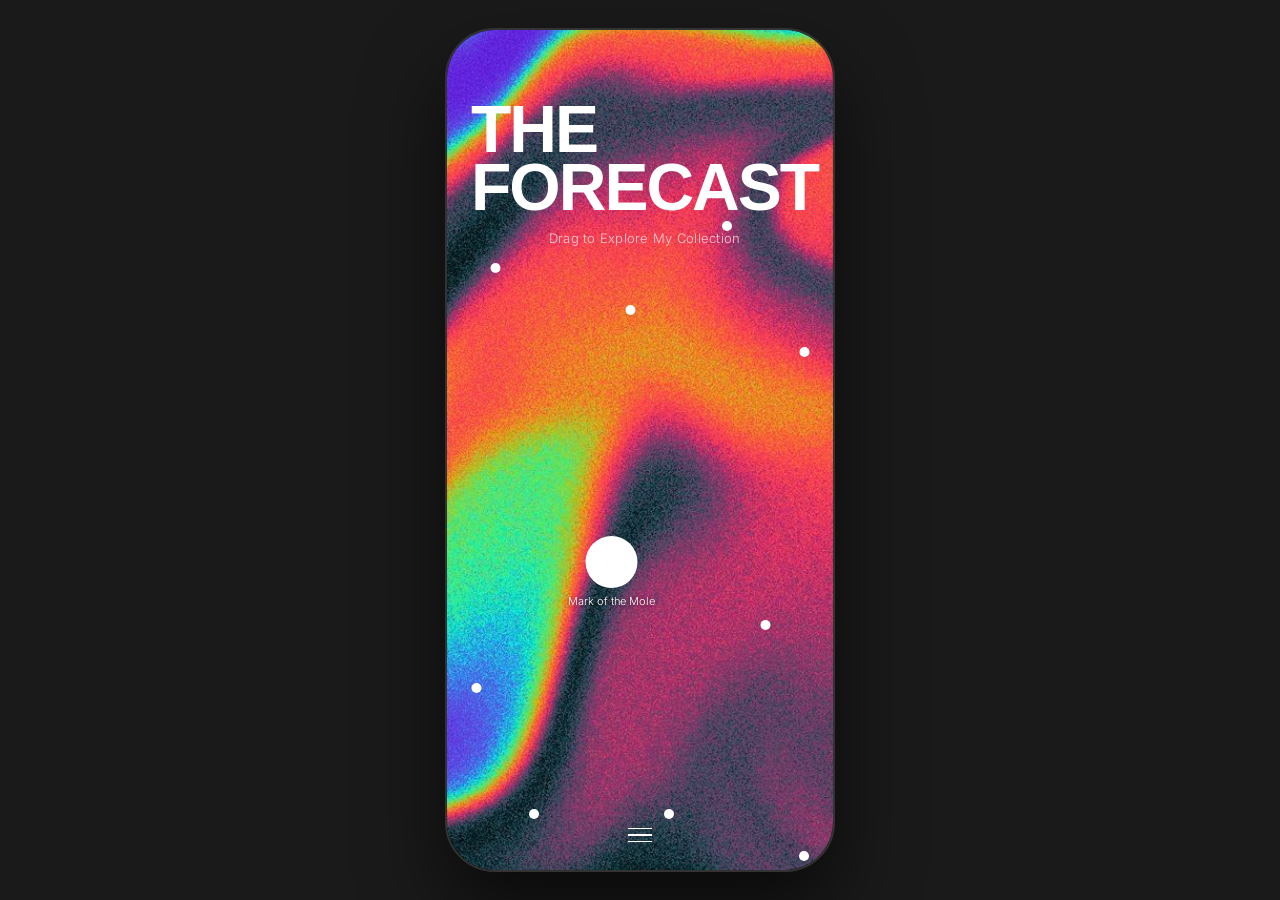
<file: index.html>
<!DOCTYPE html>
<html lang="en">
<head>
    <meta charset="UTF-8" />
    <meta name="viewport" content="width=device-width, initial-scale=1.0" />
    <title>The Forecast</title>
    <link rel="preconnect" href="https://fonts.googleapis.com" />
    <link rel="preconnect" href="https://fonts.gstatic.com" crossorigin />
    <link href="https://fonts.googleapis.com/css2?family=Inter:wght@100;300;400;700;900&display=swap" rel="stylesheet" />
    <link rel="stylesheet" href="home-styles.css" />
</head>
<body>

    <div class="phone-frame">
        <div class="phone-screen">

            <div class="map-layer" id="mapLayer">
                <img src="images/map.jpg" alt="Heat Map" class="map-img" id="mapImg" />
                <div class="grain"></div>

                <a href="interior.html?id=madvillainy" class="pin-wrap" data-label="Madvillainy" style="left:62%;top:52%;"></a>
                <a href="interior.html?id=chu"         class="pin-wrap" data-label="Chu" style="left:30%;top:60%;"></a>
                <a href="interior.html?id=vs"          class="pin-wrap" data-label="V.S." style="left:20%;top:38%;"></a>
                <a href="interior.html?id=bandana"     class="pin-wrap" data-label="Bandana" style="left:72%;top:25%;"></a>
                <a href="interior.html?id=in-the-crowd" class="pin-wrap" data-label="In the Crowd" style="left:44%;top:68%;"></a>
                <a href="interior.html?id=franks-wild-years" class="pin-wrap" data-label="Frank's Wild Years" style="left:80%;top:48%;"></a>
                <a href="interior.html?id=dance-pieces" class="pin-wrap" data-label="Dance Pieces" style="left:18%;top:72%;"></a>
                <a href="interior.html?id=fresh-fruit"  class="pin-wrap" data-label="Fresh Fruit for Rotting Vegetables" style="left:54%;top:22%;"></a>
                <a href="interior.html?id=hallowed-ground" class="pin-wrap" data-label="Hallowed Ground" style="left:75%;top:78%;"></a>
                <a href="interior.html?id=hes-the-king" class="pin-wrap" data-label="He's the King" style="left:24%;top:50%;"></a>
                <a href="interior.html?id=holy-wars"   class="pin-wrap" data-label="Holy Wars" style="left:50%;top:82%;"></a>
                <a href="interior.html?id=jacquet-street" class="pin-wrap" data-label="Jacquet Street" style="left:66%;top:65%;"></a>
                <a href="interior.html?id=more-songs"  class="pin-wrap" data-label="More Songs About Buildings and Food" style="left:36%;top:20%;"></a>
                <a href="interior.html?id=seven-year-ache" class="pin-wrap" data-label="Seven Year Ache" style="left:84%;top:60%;"></a>
                <a href="interior.html?id=snap"        class="pin-wrap" data-label="Snap!" style="left:16%;top:25%;"></a>
                <a href="interior.html?id=so"          class="pin-wrap" data-label="So" style="left:58%;top:75%;"></a>
                <a href="interior.html?id=war"         class="pin-wrap" data-label="War" style="left:40%;top:44%;"></a>
                <a href="interior.html?id=morally-bankrupt" class="pin-wrap" data-label="Morally Bankrupt" style="left:28%;top:80%;"></a>
                <a href="interior.html?id=20-explosive-hits" class="pin-wrap" data-label="20 Explosive Hits" style="left:70%;top:18%;"></a>
                <a href="interior.html?id=legendary-performer" class="pin-wrap" data-label="A Legendary Performer" style="left:16%;top:55%;"></a>
                <a href="interior.html?id=man-and-woman" class="pin-wrap" data-label="A Man and a Woman" style="left:50%;top:35%;"></a>
                <a href="interior.html?id=song-for-you" class="pin-wrap" data-label="A Song for You" style="left:78%;top:83%;"></a>
                <a href="interior.html?id=angstlos"    class="pin-wrap" data-label="Angstlos" style="left:38%;top:56%;"></a>
                <a href="interior.html?id=brandenburgische" class="pin-wrap" data-label="Brandenburgische Konzerte" style="left:22%;top:18%;"></a>
                <a href="interior.html?id=document"    class="pin-wrap" data-label="Document" style="left:66%;top:42%;"></a>
                <a href="interior.html?id=for-love-of-ivy" class="pin-wrap" data-label="For Love of Ivy" style="left:84%;top:30%;"></a>
                <a href="interior.html?id=golden-shower" class="pin-wrap" data-label="Golden Shower of Hits" style="left:46%;top:16%;"></a>
                <a href="interior.html?id=gravity-talks" class="pin-wrap" data-label="Gravity Talks" style="left:20%;top:64%;"></a>
                <a href="interior.html?id=journey-to-love" class="pin-wrap" data-label="Journey to Love" style="left:58%;top:85%;"></a>
                <a href="interior.html?id=mark-of-the-mole" class="pin-wrap" data-label="Mark of the Mole" style="left:34%;top:32%;"></a>
                <a href="interior.html?id=on-film"     class="pin-wrap" data-label="On Film" style="left:76%;top:36%;"></a>
                <a href="interior.html?id=rat-music"   class="pin-wrap" data-label="Rat Music for Rat People" style="left:50%;top:58%;"></a>
                <a href="interior.html?id=sex-bomb-baby" class="pin-wrap" data-label="Sex Bomb Baby" style="left:26%;top:44%;"></a>
                <a href="interior.html?id=telephone-free" class="pin-wrap" data-label="Telephone Free Landslide Victory" style="left:82%;top:70%;"></a>
                <a href="interior.html?id=beat-of-big-bands" class="pin-wrap" data-label="The Beat of the Big Bands" style="left:42%;top:76%;"></a>
                <a href="interior.html?id=boogie-woogie" class="pin-wrap" data-label="The Original Boogie Woogie Piano Giants" style="left:16%;top:42%;"></a>
                <a href="interior.html?id=washington-square" class="pin-wrap" data-label="Washington Square" style="left:68%;top:56%;"></a>
                <a href="interior.html?id=you-better-move-on" class="pin-wrap" data-label="You Better Move On" style="left:54%;top:46%;"></a>
                <a href="interior.html?id=green-on-red" class="pin-wrap" data-label="Green on Red" style="left:82%;top:55%;"></a>
                <a href="interior.html?id=rat-music"   class="pin-wrap" data-label="Rat Music for Rat People" style="left:36%;top:70%;"></a>
            </div>

            <div class="ui-layer">
                <div class="nav">
                    <button class="hamburger" id="hamburgerBtn" aria-label="Menu">
                        <span></span><span></span><span></span>
                    </button>
                </div>
                <div class="title-block">
                    <h1 class="title">THE<br>FORECAST</h1>
                    <p class="subtitle">Drag to Explore My Collection</p>
                </div>
            </div>

            <div class="menu-drawer" id="menuDrawer">
                <div class="menu-header">
                    <span class="menu-title">All Records</span>
                    <button class="menu-close" id="menuClose">✕</button>
                </div>
                <ul class="menu-list">
                    <li><a href="interior.html?id=20-explosive-hits">20 Explosive Hits — 20 Original Stars</a></li>
                    <li><a href="interior.html?id=legendary-performer">A Legendary Performer — Henry Mancini</a></li>
                    <li><a href="interior.html?id=man-and-woman">A Man and a Woman — Francis Lai</a></li>
                    <li><a href="interior.html?id=song-for-you">A Song for You — Carpenters</a></li>
                    <li><a href="interior.html?id=angstlos">Angstlos — Nina Hagen</a></li>
                    <li><a href="interior.html?id=bandana">Bandana — Freddie Gibbs</a></li>
                    <li><a href="interior.html?id=brandenburgische">Brandenburgische Konzerte — Johann Sebastian Bach</a></li>
                    <li><a href="interior.html?id=chu">Chu — Chu Berry & His Stompy Stevedores</a></li>
                    <li><a href="interior.html?id=dance-pieces">Dance Pieces — Philip Glass</a></li>
                    <li><a href="interior.html?id=document">Document — R.E.M.</a></li>
                    <li><a href="interior.html?id=for-love-of-ivy">For Love of Ivy — Sidney Poitier</a></li>
                    <li><a href="interior.html?id=franks-wild-years">Frank's Wild Years — Tom Waits</a></li>
                    <li><a href="interior.html?id=fresh-fruit">Fresh Fruit for Rotting Vegetables — Dead Kennedys</a></li>
                    <li><a href="interior.html?id=golden-shower">Golden Shower of Hits — Circle Jerks</a></li>
                    <li><a href="interior.html?id=gravity-talks">Gravity Talks — Green on Red</a></li>
                    <li><a href="interior.html?id=hallowed-ground">Hallowed Ground — Violent Femmes</a></li>
                    <li><a href="interior.html?id=hes-the-king">He's the King — Al Hirt</a></li>
                    <li><a href="interior.html?id=holy-wars">Holy Wars — Tuxedo Moon</a></li>
                    <li><a href="interior.html?id=in-the-crowd">In the Crowd — Ramsey Lewis Trio</a></li>
                    <li><a href="interior.html?id=jacquet-street">Jacquet Street — Illinois Jacquet</a></li>
                    <li><a href="interior.html?id=journey-to-love">Journey to Love — Stanley Clarke</a></li>
                    <li><a href="interior.html?id=madvillainy">Madvillainy — MF DOOM</a></li>
                    <li><a href="interior.html?id=mark-of-the-mole">Mark of the Mole — The Residents</a></li>
                    <li><a href="interior.html?id=more-songs">More Songs About Buildings and Food — Talking Heads</a></li>
                    <li><a href="interior.html?id=morally-bankrupt">Morally Bankrupt — Morally Bankrupt</a></li>
                    <li><a href="interior.html?id=on-film">On Film — Cab Calloway</a></li>
                    <li><a href="interior.html?id=rat-music">Rat Music for Rat People — Various</a></li>
                    <li><a href="interior.html?id=seven-year-ache">Seven Year Ache — Rosanne Cash</a></li>
                    <li><a href="interior.html?id=sex-bomb-baby">Sex Bomb Baby — Flipper</a></li>
                    <li><a href="interior.html?id=snap">Snap! — The Jam</a></li>
                    <li><a href="interior.html?id=so">So — Peter Gabriel</a></li>
                    <li><a href="interior.html?id=telephone-free">Telephone Free Landslide Victory — Camper Van Beethoven</a></li>
                    <li><a href="interior.html?id=beat-of-big-bands">The Beat of the Big Bands — Artie Shaw</a></li>
                    <li><a href="interior.html?id=boogie-woogie">The Original Boogie Woogie Piano Giants — Various</a></li>
                    <li><a href="interior.html?id=vs">V.S. — Mission of Burma</a></li>
                    <li><a href="interior.html?id=war">War — U2</a></li>
                    <li><a href="interior.html?id=washington-square">Washington Square — Washington Square Stompers</a></li>
                    <li><a href="interior.html?id=you-better-move-on">You Better Move On etc. — The Rolling Stones</a></li>
                    <li><a href="interior.html?id=green-on-red">Green on Red — Green on Red</a></li>
                </ul>
            </div>
            <div class="menu-backdrop" id="menuBackdrop"></div>

        </div>
    </div>

    <script src="records-data.js"></script>
    <script src="home-script.js"></script>
</body>
</html>
</file>
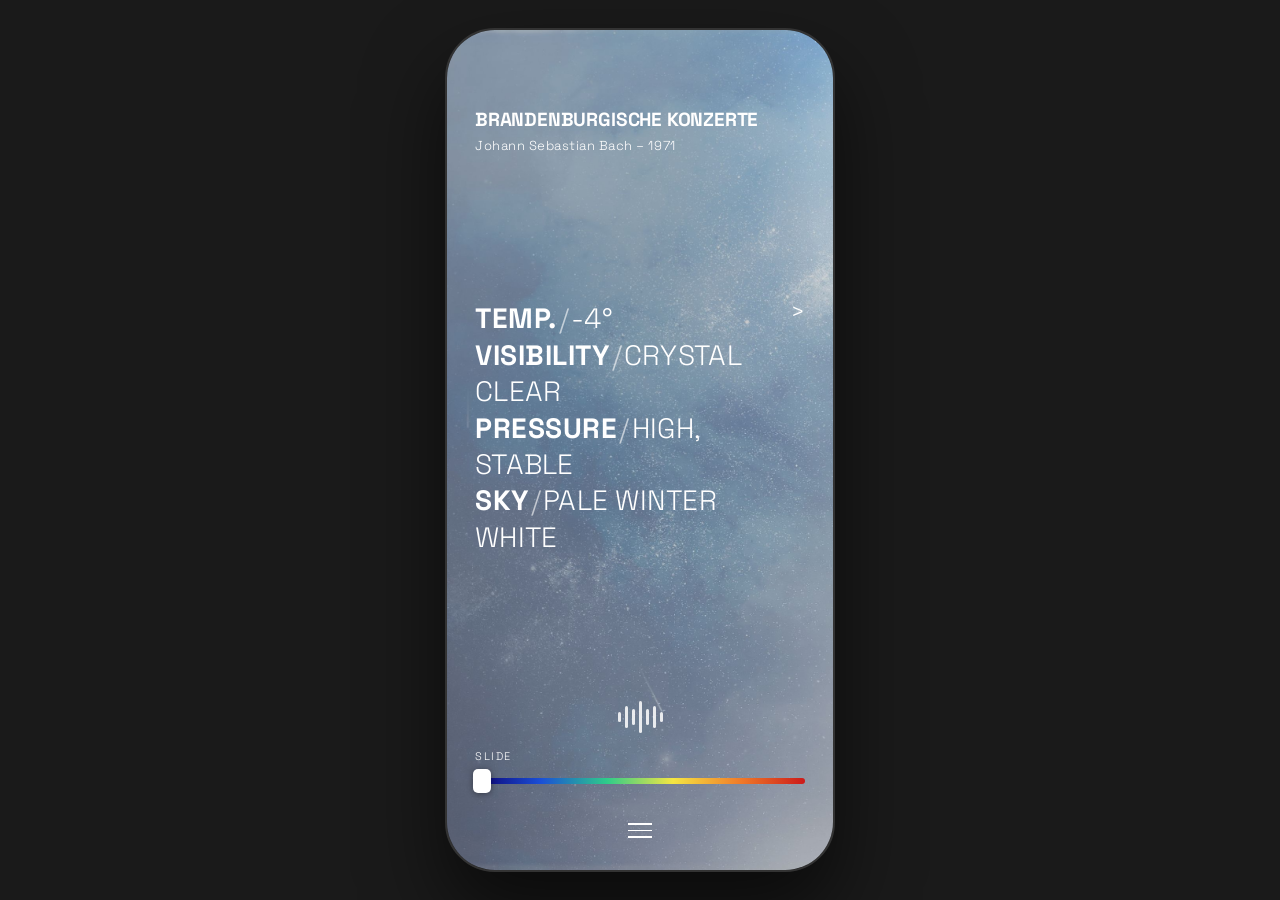
<file: interior.html>
<!DOCTYPE html>
<html lang="en">
<head>
    <meta charset="UTF-8" />
    <meta name="viewport" content="width=device-width, initial-scale=1.0" />
    <title>The Forecast</title>
    <link rel="preconnect" href="https://fonts.googleapis.com" />
    <link rel="preconnect" href="https://fonts.gstatic.com" crossorigin />
    <link href="https://fonts.googleapis.com/css2?family=Space+Grotesk:wght@300;400;500;700&display=swap" rel="stylesheet" />
    <link rel="stylesheet" href="interior-styles.css" />
</head>
<body>
    <div class="phone-frame">
        <div class="phone-screen">
            <div class="interior-screen">
                <img src="" alt="Sky" class="sky-photo" id="skyPhoto" />
                <div class="interior-content" id="interiorContent">

                    <div class="record-title-block">
                        <div class="record-name" id="recordName"></div>
                        <div class="record-artist-year" id="recordArtistYear"></div>
                    </div>

                    <div class="data-row" id="dataRow">
                        <button class="panel-toggle" id="panelToggle">&gt;</button>
                        <div class="weather-stats">
                            <span class="weather-line">
                                <strong>Temp.</strong><span class="slash">/</span><span id="wTemp"></span>
                            </span>
                            <span class="weather-line">
                                <strong>Visibility</strong><span class="slash">/</span><span id="wVisibility"></span>
                            </span>
                            <span class="weather-line">
                                <strong>Pressure</strong><span class="slash">/</span><span id="wPressure"></span>
                            </span>
                            <span class="weather-line">
                                <strong>Sky</strong><span class="slash">/</span><span id="wSky"></span>
                            </span>
                        </div>
                        <div class="weather-desc">
                            <p id="wDesc"></p>
                        </div>
                    </div>

                    <div class="waveform-wrap">
                        <div class="waveform">
                            <span></span><span></span><span></span>
                            <span></span><span></span><span></span><span></span>
                        </div>
                    </div>

                    <div class="bottom-nav">
                        <span class="strip-label">Slide</span>
                        <div class="strip-wrap">
                            <div class="temp-strip" id="tempStrip"></div>
                            <div class="temp-pill" id="tempTriangle"></div>
                        </div>
                    </div>

                    <div class="interior-nav">
                        <button class="interior-hamburger" id="interiorHamburger" aria-label="Menu">
                            <span></span><span></span><span></span>
                        </button>
                    </div>

                </div>
                <div class="menu-backdrop" id="menuBackdrop"></div>
                <div class="menu-drawer" id="menuDrawer">
                    <div class="menu-header">
                        <span class="menu-title">All Records</span>
                        <button class="menu-close" id="menuClose">✕</button>
                    </div>
                    <ul class="menu-list" id="menuList">
                        <li><a href="index.html">← Back to Map</a></li>
                    </ul>
                </div>
            </div>
        </div>
    </div>
    <script src="records-data.js"></script>
    <script src="interior-script.js"></script>
</body>
</html>
</file>
<file: home-styles.css>
/* ── Reset ── */
*, *::before, *::after {
    margin: 0;
    padding: 0;
    box-sizing: border-box;
}

html, body {
    height: 100%;
    background: #1a1a1a;
    display: flex;
    align-items: center;
    justify-content: center;
    font-family: 'Inter', sans-serif;
}

/* ── Phone frame ── */
.phone-frame {
    width: 390px;
    height: 844px;
    border-radius: 50px;
    border: 2px solid #333;
    overflow: hidden;
    position: relative;
    box-shadow: 0 40px 80px rgba(0,0,0,0.6);
    flex-shrink: 0;
}

.phone-screen {
    width: 100%;
    height: 100%;
    position: relative;
    overflow: hidden;
    background: #000;
}

/* ── Map layer ── */
.map-layer {
    position: absolute;
    width: 250%;
    height: 250%;
    top: -75%;
    left: -75%;
    cursor: grab;
    user-select: none;
    will-change: transform;
}

.map-layer:active { cursor: grabbing; }

.map-img {
    width: 100%;
    height: 100%;
    object-fit: cover;
    object-position: center;
    display: block;
    pointer-events: none;
}

/* ── Grain overlay ── */
.grain {
    position: absolute;
    inset: 0;
    pointer-events: none;
    z-index: 2;
    background-image: url("data:image/svg+xml,%3Csvg viewBox='0 0 256 256' xmlns='http://www.w3.org/2000/svg'%3E%3Cfilter id='noise'%3E%3CfeTurbulence type='fractalNoise' baseFrequency='0.9' numOctaves='4' stitchTiles='stitch'/%3E%3C/filter%3E%3Crect width='100%25' height='100%25' filter='url(%23noise)' opacity='1'/%3E%3C/svg%3E");
    opacity: 0.06;
    mix-blend-mode: overlay;
}

/* ── Pin wraps ── */
.pin-wrap {
    position: absolute;
    transform: translate(-50%, -50%);
    z-index: 4;
    text-decoration: none;
    display: flex;
    flex-direction: column;
    align-items: center;
}

/* ── Pin dot ── */
.pin-dot {
    width: 10px;
    height: 10px;
    border-radius: 50%;
    background: #fff;
    flex-shrink: 0;
    transition: width 0.5s cubic-bezier(0.34, 1.56, 0.64, 1),
                height 0.5s cubic-bezier(0.34, 1.56, 0.64, 1);
    animation: pin-subtle 3s ease-in-out infinite;
}

@keyframes pin-subtle {
    0%, 100% { transform: scale(1);    opacity: 0.85; }
    50%       { transform: scale(1.2); opacity: 1; }
}

/* ── Isobar ring — hidden by default, shown on active pin ── */
.pin-ring {
    position: absolute;
    width: 10px;
    height: 10px;
    border-radius: 50%;
    border: 1px solid rgba(255,255,255,0.35);
    pointer-events: none;
    opacity: 0;
    transition: width 0.5s cubic-bezier(0.34, 1.56, 0.64, 1),
                height 0.5s cubic-bezier(0.34, 1.56, 0.64, 1),
                opacity 0.4s ease;
    animation: isobar-breathe 4s ease-in-out infinite;
}

@keyframes isobar-breathe {
    0%, 100% { opacity: 0; }
    50%       { opacity: 0.55; }
}

/* ── Pin label ── */
.pin-label {
    margin-top: 6px;
    font-family: 'Inter', sans-serif;
    font-size: 11px;
    font-weight: 300;
    color: #fff;
    white-space: nowrap;
    text-shadow: 0 1px 4px rgba(0,0,0,0.6);
    pointer-events: none;
    opacity: 0;
    transition: opacity 0.4s ease;
}

/* ── Active pin state — JS adds .pin-active to the pin-wrap ── */
.pin-wrap.pin-active .pin-dot {
    width: 52px;
    height: 52px;
    animation: none;
    opacity: 1;
}

.pin-wrap.pin-active .pin-ring {
    width: 140px;
    height: 140px;
    animation: isobar-breathe-active 4s ease-in-out infinite;
}

.pin-wrap.pin-active .pin-label {
    opacity: 1;
}

@keyframes isobar-breathe-active {
    0%, 100% { opacity: 0.35; transform: scale(1); }
    50%       { opacity: 0.6;  transform: scale(1.08); }
}

/* ── Static UI layer ── */
.ui-layer {
    position: absolute;
    inset: 0;
    z-index: 10;
    pointer-events: none;
}

/* ── Nav ── */
.nav {
    position: absolute;
    bottom: 24px;
    left: 50%;
    transform: translateX(-50%);
    pointer-events: all;
}

.hamburger {
    background: none;
    border: none;
    cursor: pointer;
    display: flex;
    flex-direction: column;
    gap: 5px;
    padding: 4px;
}

.hamburger span {
    display: block;
    width: 24px;
    height: 1.5px;
    background: #fff;
}

/* ── Title block ── */
.title-block {
    position: absolute;
    top: 70px;
    left: 24px;
    pointer-events: none;
}

.title {
    font-family: 'Space Grotesk', sans-serif;
    font-size: 66px;
    font-weight: 900;
    color: #fff;
    line-height: 0.88;
    letter-spacing: -0.03em;
    text-transform: uppercase;
}

.subtitle {
    margin-top: 14px;
    font-family: 'Inter', sans-serif;
    font-size: 13px;
    font-weight: 300;
    color: rgba(255,255,255,0.75);
    letter-spacing: 0.02em;
    text-align: center;
    animation: subtitle-pulse 2.8s ease-in-out infinite;
}

@keyframes subtitle-pulse {
    0%, 100% { opacity: 0.55; }
    50%       { opacity: 1; }
}

/* ── Menu drawer ── */
.menu-backdrop {
    position: absolute;
    inset: 0;
    z-index: 19;
    background: rgba(0,0,0,0.5);
    opacity: 0;
    pointer-events: none;
    transition: opacity 0.3s ease;
}

.menu-backdrop.open {
    opacity: 1;
    pointer-events: all;
}

.menu-drawer {
    position: absolute;
    top: 0;
    right: 0;
    bottom: 0;
    width: 80%;
    background: rgba(10,10,10,0.97);
    z-index: 20;
    transform: translateX(100%);
    transition: transform 0.35s cubic-bezier(0.4, 0, 0.2, 1);
    display: flex;
    flex-direction: column;
    padding: 32px 24px;
    overflow-y: auto;
}

.menu-drawer.open { transform: translateX(0); }

.menu-header {
    display: flex;
    justify-content: space-between;
    align-items: center;
    margin-bottom: 28px;
    flex-shrink: 0;
}

.menu-title {
    font-family: 'Inter', sans-serif;
    font-size: 22px;
    font-weight: 700;
    color: #fff;
    letter-spacing: 0.04em;
    text-transform: uppercase;
}

.menu-close {
    background: none;
    border: none;
    color: rgba(255,255,255,0.5);
    font-size: 16px;
    cursor: pointer;
}

.menu-list {
    list-style: none;
    display: flex;
    flex-direction: column;
}

.menu-list li {
    border-bottom: 0.5px solid rgba(255,255,255,0.08);
}

.menu-list a {
    display: block;
    padding: 13px 0;
    font-family: 'Inter', sans-serif;
    font-size: 12px;
    font-weight: 300;
    color: rgba(255,255,255,0.75);
    text-decoration: none;
    letter-spacing: 0.02em;
    transition: color 0.2s ease;
}

.menu-list a:hover { color: #fff; }
</file>
<file: interior-styles.css>
/* ── Reset ── */
*, *::before, *::after {
    margin: 0;
    padding: 0;
    box-sizing: border-box;
}

html, body {
    height: 100%;
    background: #1a1a1a;
    display: flex;
    align-items: center;
    justify-content: center;
    font-family: 'Space Grotesk', sans-serif;
}

/* ── Phone frame ── */
.phone-frame {
    width: 390px;
    height: 844px;
    border-radius: 50px;
    border: 2px solid #333;
    overflow: hidden;
    position: relative;
    box-shadow: 0 40px 80px rgba(0,0,0,0.6);
    flex-shrink: 0;
}

.phone-screen {
    width: 100%;
    height: 100%;
    position: relative;
    overflow: hidden;
}

/* ── Interior screen ── */
.interior-screen {
    width: 100%;
    height: 100%;
    position: relative;
    overflow: hidden;
}

/* Full bleed sky photo */
.sky-photo {
    position: absolute;
    inset: 0;
    width: 100%;
    height: 100%;
    object-fit: cover;
    object-position: center;
    display: block;
    z-index: 0;
    transition: opacity 0.5s ease;
}

/* Content column over photo */
.interior-content {
    position: absolute;
    inset: 0;
    z-index: 2;
    display: flex;
    flex-direction: column;
    align-items: flex-start;
    transition: opacity 0.5s ease;
}

/* ── Record title ── */
.record-title-block {
    margin-top: 80px;
    padding: 0 28px;
    width: 100%;
    flex-shrink: 0;
}

.record-name {
    font-family: 'Space Grotesk', sans-serif;
    font-size: 48px;
    font-weight: 700;
    line-height: 1;
    letter-spacing: -0.01em;
    text-transform: uppercase;
    text-align: left;
    width: 100%;
    word-break: break-word;
}

.record-artist-year {
    margin-top: 8px;
    font-family: 'Space Grotesk', sans-serif;
    font-size: 13px;
    font-weight: 300;
    letter-spacing: 0.04em;
    text-align: left;
    text-transform: none;
}

/* ── Weather data / description panel ── */
.data-row {
    margin-top: auto;
    margin-bottom: auto;
    padding: 0 28px;
    width: 100%;
    flex-shrink: 0;
    position: relative;
}

/* Toggle arrow */
.panel-toggle {
    position: absolute;
    top: 0;
    right: 28px;
    background: none;
    border: none;
    cursor: pointer;
    font-family: 'Space Grotesk', sans-serif;
    font-size: 22px;
    font-weight: 300;
    line-height: 1;
    padding: 0;
    transition: opacity 0.2s ease;
}

.panel-toggle:hover { opacity: 0.7; }

/* Stats panel */
.weather-stats {
    width: 100%;
    padding-right: 40px;
}

.weather-line {
    font-family: 'Space Grotesk', sans-serif;
    font-size: 28px;
    font-weight: 300;
    line-height: 1.3;
    letter-spacing: 0.01em;
    text-transform: uppercase;
    display: block;
}

.weather-line strong {
    font-weight: 700;
    letter-spacing: 0.02em;
}

.weather-line .slash {
    font-weight: 300;
    opacity: 0.6;
    margin: 0 2px;
}

/* Description panel */
.weather-desc {
    width: 100%;
    padding-right: 40px;
    display: none;
}

.weather-desc p {
    font-family: 'Space Grotesk', sans-serif;
    font-size: 20px;
    font-weight: 300;
    line-height: 1.55;
    letter-spacing: 0.02em;
    text-transform: uppercase;
}

/* Active panel states */
.data-row.show-desc .weather-stats { display: none; }
.data-row.show-desc .weather-desc  { display: block; }

/* ── Waveform ── */
.waveform-wrap {
    flex-shrink: 0;
    margin-bottom: 16px;
    width: 100%;
    display: flex;
    justify-content: center;
}

.waveform {
    display: flex;
    align-items: center;
    gap: 4px;
    height: 32px;
}

.waveform span {
    display: block;
    width: 3px;
    border-radius: 2px;
    animation: wave 1.2s ease-in-out infinite;
}

.waveform span:nth-child(1) { height: 10px; animation-delay: 0s; }
.waveform span:nth-child(2) { height: 22px; animation-delay: 0.1s; }
.waveform span:nth-child(3) { height: 16px; animation-delay: 0.2s; }
.waveform span:nth-child(4) { height: 32px; animation-delay: 0.3s; }
.waveform span:nth-child(5) { height: 16px; animation-delay: 0.2s; }
.waveform span:nth-child(6) { height: 22px; animation-delay: 0.1s; }
.waveform span:nth-child(7) { height: 10px; animation-delay: 0s; }

@keyframes wave {
    0%, 100% { transform: scaleY(1); }
    50%       { transform: scaleY(0.3); }
}

/* ── Bottom nav ── */
.bottom-nav {
    flex-shrink: 0;
    width: 100%;
    display: flex;
    flex-direction: column;
    align-items: flex-start;
    padding: 0 28px;
    margin-bottom: 12px;
}

/* Slide label */
.strip-label {
    font-family: 'Space Grotesk', sans-serif;
    font-size: 11px;
    font-weight: 300;
    letter-spacing: 0.14em;
    text-transform: uppercase;
    margin-bottom: 8px;
}

/* Strip container */
.strip-wrap {
    width: 100%;
    position: relative;
    height: 20px;
    display: flex;
    align-items: center;
}

.temp-strip {
    width: 100%;
    height: 6px;
    border-radius: 3px;
    background: linear-gradient(to right,
        #0d006e,
        #1a4fd6,
        #2ecc8a,
        #f5e642,
        #f07d2a,
        #cc1a1a
    );
    display: block;
    cursor: pointer;
}

/* Pill slider */
.temp-pill {
    position: absolute;
    width: 18px;
    height: 24px;
    border-radius: 5px;
    background: #fff;
    transform: translateX(-50%);
    cursor: grab;
    transition: left 0.3s cubic-bezier(0.25, 0.46, 0.45, 0.94);
    box-shadow: 0 1px 6px rgba(0,0,0,0.4);
}

.temp-pill:active { cursor: grabbing; }

/* Hamburger — bottom center */
.interior-nav {
    width: 100%;
    display: flex;
    justify-content: center;
    padding-top: 16px;
    padding-bottom: 28px;
    flex-shrink: 0;
}

.interior-hamburger {
    background: none;
    border: none;
    cursor: pointer;
    display: flex;
    flex-direction: column;
    gap: 5px;
    padding: 4px;
}

.interior-hamburger span {
    display: block;
    width: 24px;
    height: 1.5px;
}

/* ── Fade utility ── */
.fading {
    opacity: 0 !important;
}

/* ── Menu drawer ── */
.menu-backdrop {
    position: absolute;
    inset: 0;
    z-index: 19;
    background: rgba(0,0,0,0.5);
    opacity: 0;
    pointer-events: none;
    transition: opacity 0.3s ease;
}

.menu-backdrop.open {
    opacity: 1;
    pointer-events: all;
}

.menu-drawer {
    position: absolute;
    top: 0;
    right: 0;
    bottom: 0;
    width: 80%;
    background: rgba(10,10,10,0.97);
    z-index: 20;
    transform: translateX(100%);
    transition: transform 0.35s cubic-bezier(0.4, 0, 0.2, 1);
    display: flex;
    flex-direction: column;
    padding: 32px 24px;
    overflow-y: auto;
}

.menu-drawer.open { transform: translateX(0); }

.menu-header {
    display: flex;
    justify-content: space-between;
    align-items: center;
    margin-bottom: 28px;
    flex-shrink: 0;
}

.menu-title {
    font-family: 'Space Grotesk', sans-serif;
    font-size: 16px;
    font-weight: 700;
    color: #fff;
    letter-spacing: 0.06em;
    text-transform: uppercase;
}

.menu-close {
    background: none;
    border: none;
    color: rgba(255,255,255,0.5);
    font-size: 16px;
    cursor: pointer;
}

.menu-list {
    list-style: none;
    display: flex;
    flex-direction: column;
}

.menu-list li {
    border-bottom: 0.5px solid rgba(255,255,255,0.08);
}

.menu-list a {
    display: block;
    padding: 13px 0;
    font-family: 'Space Grotesk', sans-serif;
    font-size: 12px;
    font-weight: 300;
    color: rgba(255,255,255,0.75);
    text-decoration: none;
    letter-spacing: 0.02em;
    transition: color 0.2s ease;
}

.menu-list a:hover { color: #fff; }

/* ── Light text (white) — dark sky ── */
.theme-light .record-name,
.theme-light .record-artist-year,
.theme-light .weather-line,
.theme-light .weather-desc p,
.theme-light .strip-label,
.theme-light .map-link {
    color: #fff;
}

.theme-light .interior-hamburger span { background: #fff; }
.theme-light .waveform span { background: rgba(255,255,255,0.85); }
.theme-light .panel-toggle { color: #fff; }

/* ── Dark text — light sky ── */
.theme-dark .record-name,
.theme-dark .record-artist-year,
.theme-dark .weather-line,
.theme-dark .weather-desc p,
.theme-dark .strip-label,
.theme-dark .map-link {
    color: #111;
}

.theme-dark .interior-hamburger span { background: #111; }
.theme-dark .waveform span { background: rgba(0,0,0,0.75); }
.theme-dark .panel-toggle { color: #111; }
</file>
